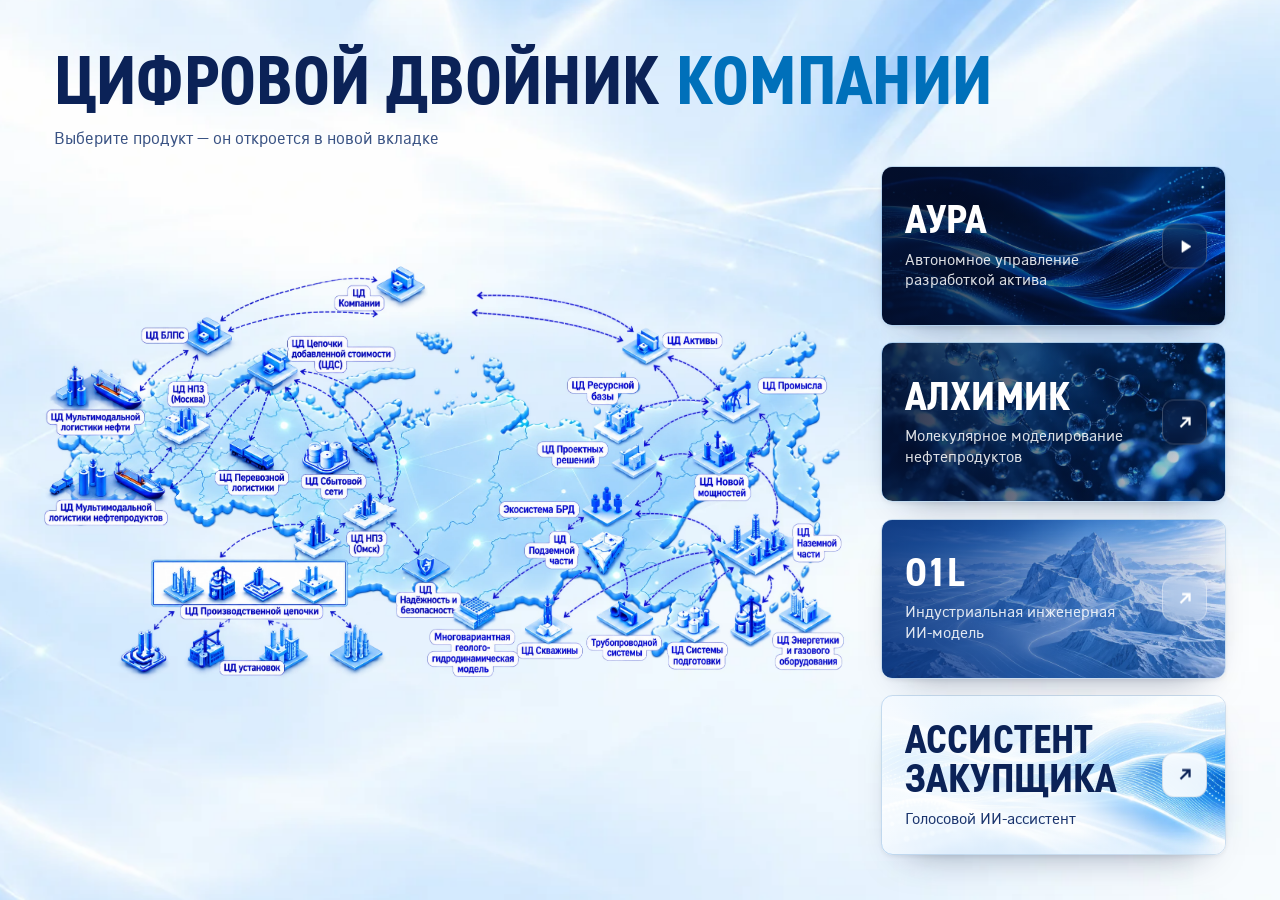
<file: index.html>
<!doctype html>
<html lang="ru">
<head>
<meta charset="utf-8">
<meta name="viewport" content="width=device-width, initial-scale=1">
<title>Цифровой двойник компании</title>
<meta name="description" content="Цифровой двойник компании: АУРА, Алхимик, O1L, Ассистент закупщика.">
<meta name="robots" content="noindex, nofollow">
<meta name="theme-color" content="#EAF3FD">
<link rel="icon" href="favicon.svg" type="image/svg+xml">
<link rel="preload" href="assets/img/bg.2e6c6f4a54.webp" as="image" type="image/webp">
<link rel="preload" href="assets/img/map.3b011f9f1c.webp" as="image" type="image/webp">
<link rel="preload" href="assets/fonts/gpn-dinc-700.e7e1187706.woff2" as="font" type="font/woff2" crossorigin>
<link rel="preload" href="assets/fonts/gpn-din-400.e36e4fe3dd.woff2" as="font" type="font/woff2" crossorigin>
<link rel="stylesheet" href="assets/css/style.25e3bb6688.css">
</head>
<body>
<div class="bg" aria-hidden="true"><img id="bgImg" alt=""></div>

<div class="page">
  <header class="title">
    <h1>Цифровой двойник <span>компании</span></h1>
    <p id="sub">Выберите продукт — он откроется в новой вкладке</p>
  </header>

  <div class="stage" aria-hidden="true">
    <div class="scene" id="scene">
      <img class="map" id="mapImg" alt="">
      <div class="obj obj-left" data-part="left">
        <img class="glow" alt=""><img class="base" alt="">
      </div>
      <div class="obj obj-right" data-part="right">
        <img class="glow" alt=""><img class="base" alt="">
      </div>
    </div>
  </div>

  <main class="list" id="grid"></main>
</div>

<div class="player" id="player" role="dialog" aria-modal="true" aria-label="Видео о продукте" hidden>
  <video id="playerVideo" playsinline preload="auto"></video>
  <div class="player-bar">
    <span class="player-title" id="playerTitle"></span>
    <div class="player-btns">
      <button class="pbtn" type="button" id="playerClose" aria-label="Закрыть видео">
        <svg width="16" height="16" viewBox="0 0 18 18" fill="none" stroke="currentColor" stroke-width="1.8"><path d="M4 4l10 10M14 4L4 14"/></svg><span>Закрыть</span>
      </button>
      <a class="pbtn primary" id="playerSkip" href="#" target="_blank" rel="noopener">
        <span>Пропустить</span><svg width="16" height="16" viewBox="0 0 16 16" fill="none" stroke="currentColor" stroke-width="2"><path d="M3 8h10M9 4l4 4-4 4"/></svg>
      </a>
    </div>
  </div>
  <div class="player-end" id="playerEnd">
    <a class="end-btn" id="playerEndLink" href="#" target="_blank" rel="noopener">
      <span id="playerEndText">Открыть продукт</span><svg width="22" height="22" viewBox="0 0 16 16" fill="none" stroke="currentColor" stroke-width="2"><path d="M3 8h10M9 4l4 4-4 4"/></svg>
    </a>
  </div>
  <div class="player-progress"><i id="playerProgress"></i></div>
</div>

<dialog id="settings">
  <form method="dialog" id="settingsForm">
    <div class="dlg-head"><h3>Ссылки на продукты</h3>
      <button class="x" value="cancel" aria-label="Закрыть"><svg width="18" height="18" viewBox="0 0 18 18" stroke="currentColor" stroke-width="1.5"><path d="M4 4l10 10M14 4L4 14"/></svg></button></div>
    <p class="dlg-sub">Адреса сохраняются в этом браузере. Пустое поле — вместо перехода появится подсказка.</p>
    <div class="dlg-body" id="settingsBody"></div>
    <div class="dlg-foot">
      <button class="btn" type="button" id="resetLinks">Вернуть исходные</button>
      <div style="display:flex;gap:10px"><button class="btn" value="cancel">Отмена</button><button class="btn primary" value="save">Сохранить</button></div>
    </div>
  </form>
</dialog>

<div class="toast" id="toast" role="status" aria-live="polite"></div>
<noscript><p style="position:fixed;left:24px;bottom:24px;color:#0B2257;font:16px Arial">Для работы страницы включите JavaScript.</p></noscript>
<script src="config.js?v=4" defer></script>
<script src="assets/js/app.e467a54e21.js" defer></script>
</body>
</html>
</file>
<file: assets/css/style.25e3bb6688.css>
@font-face{font-family:"GPN DIN";src:url(../fonts/gpn-din-400.e36e4fe3dd.woff2) format("woff2");font-weight:400;font-style:normal;font-display:swap}
@font-face{font-family:"GPN DIN";src:url(../fonts/gpn-din-700.3c2003f41f.woff2) format("woff2");font-weight:700;font-style:normal;font-display:swap}
@font-face{font-family:"GPN DIN Condensed";src:url(../fonts/gpn-dinc-700.e7e1187706.woff2) format("woff2");font-weight:700;font-style:normal;font-display:swap}

:root{
  --navy:#06173F;
  --ink:#0B2257;
  --ink-2:#3A5384;
  --blue:#0070BA;
  --cyan:#2FB4E9;
  --sky:#EAF3FD;
  --warm-1:#FFE29A;
  --warm-2:#FF9A3C;
  --ease:cubic-bezier(.2,.75,.2,1);
  --pad-x:clamp(20px,4.2vw,88px);
  --cond:"GPN DIN Condensed","Arial Narrow",Arial,sans-serif;
  --din:"GPN DIN",Arial,sans-serif;
  --col:clamp(320px,27vw,520px);
}
*{box-sizing:border-box}
html,body{margin:0;height:100%}
body{background:var(--sky);color:var(--ink);font:400 16px/1.4 var(--din);-webkit-font-smoothing:antialiased;overflow:hidden}
a{color:inherit;text-decoration:none}
button{font:inherit;color:inherit;background:none;border:0;padding:0;cursor:pointer}
:focus-visible{outline:2px solid var(--blue);outline-offset:4px}

/* ---------- фон ---------- */
.bg{position:fixed;inset:0;z-index:0;overflow:hidden;background:var(--sky)}
.bg img{position:absolute;inset:-2%;width:104%;height:104%;object-fit:cover;object-position:50% 50%;
  transform:scale(1.03) translate3d(var(--px,0px),var(--py,0px),0);animation:drift 40s ease-in-out infinite alternate;opacity:0;transition:opacity 1.4s ease}
.ready .bg img{opacity:1}
@keyframes drift{from{scale:1}to{scale:1.05}}

/* ---------- раскладка ---------- */
.page{position:relative;z-index:1;height:100vh;height:100dvh;width:100%;max-width:2600px;margin:0 auto;
  display:grid;grid-template-columns:minmax(0,1fr) var(--col);grid-template-rows:auto minmax(0,1fr);
  column-gap:clamp(24px,3vw,64px);row-gap:clamp(8px,1.6vh,24px);
  padding:clamp(24px,5.5vh,72px) var(--pad-x) clamp(24px,5vh,64px)}

.title{grid-column:1/-1;opacity:0;transform:translateY(14px);transition:opacity 1s var(--ease) .15s,transform 1s var(--ease) .15s}
.ready .title{opacity:1;transform:none}
h1{margin:0;font:700 clamp(40px,min(8.4vh,5.4vw),104px)/.95 var(--cond);text-transform:uppercase;letter-spacing:.005em;color:var(--ink)}
h1 span{color:var(--blue)}
.title p{margin:clamp(8px,1.4vh,16px) 0 0;font-size:clamp(15px,1.9vh,21px);color:var(--ink-2)}

/* ---------- сцена: карта + объекты ---------- */
.stage{position:relative;min-height:0;min-width:0;container-type:size;display:flex;align-items:center;justify-content:center}
/* сцена всегда 16:10 и вписывается в доступное место */
.scene{position:relative;width:min(100cqw,160cqh);aspect-ratio:16/10;
  opacity:0;transform:scale(.985);transition:opacity 1.2s var(--ease) .3s,transform 1.4s var(--ease) .3s}
.ready .scene{opacity:1;transform:none}
.scene img{position:absolute;display:block;user-select:none;-webkit-user-drag:none;pointer-events:none}
.map{left:0;top:13%;width:100%;height:auto}

.obj{position:absolute;transition:opacity .6s var(--ease)}
.obj img{position:absolute;inset:0;width:100%;height:100%}
.obj-left{--w:1101;--h:1085;left:-1.5%;top:0;width:53.5%;aspect-ratio:1101/1085}
.obj-right{--w:1137;--h:1054;left:47%;top:5%;width:53.5%;aspect-ratio:1137/1054}

/* тёплое свечение по контуру объектов: заранее подготовленный слой под объектами */
.obj .glow{inset:auto;left:calc(-40/var(--w)*100%);top:calc(-40/var(--h)*100%);width:calc((var(--w) + 80)/var(--w)*100%);height:calc((var(--h) + 80)/var(--h)*100%);opacity:0;transform:scale(1.002);transition:opacity .55s var(--ease)}
.obj.lit .glow{opacity:1;animation:pulse 2.6s ease-in-out .55s infinite alternate}
@keyframes pulse{from{opacity:1}to{opacity:.72}}
/* вторая часть чуть уходит на второй план, чтобы акцент был заметнее */
.scene.has-lit .obj:not(.lit){opacity:.6}
.map{transition:opacity .6s var(--ease)}

/* ---------- карточки продуктов ---------- */
.list{grid-column:2;grid-row:2;display:flex;flex-direction:column;justify-content:center;gap:clamp(10px,1.8vh,22px);min-height:0}
.card{position:relative;isolation:isolate;display:flex;flex-direction:column;justify-content:center;flex:0 1 auto;
  height:clamp(110px,19vh,270px);overflow:hidden;border-radius:clamp(10px,.9vw,16px);
  padding:clamp(14px,2.2vh,28px) clamp(18px,1.8vw,32px);padding-right:clamp(64px,5vw,90px);
  border:1px solid rgba(0,92,170,.18);
  box-shadow:0 18px 40px -26px rgba(6,23,63,.55),0 2px 6px -2px rgba(6,23,63,.12);
  opacity:0;transform:translateX(24px);
  transition:opacity .9s var(--ease),transform .9s var(--ease),box-shadow .45s var(--ease),border-color .45s;
  transition-delay:calc(.35s + var(--i)*90ms),calc(.35s + var(--i)*90ms),0s,0s}
.ready .card{opacity:1;transform:none}
.card .pic{position:absolute;inset:0;z-index:-2;width:100%;height:100%;object-fit:cover;transition:transform 1.2s var(--ease)}
.card:before{content:"";position:absolute;inset:0;z-index:-1}
.card.dark:before{background:linear-gradient(90deg,rgba(3,14,44,.86),rgba(3,14,44,.45) 60%,rgba(3,14,44,.1))}
.card.tint:before{background:linear-gradient(90deg,rgba(18,58,128,.84),rgba(40,90,170,.42) 60%,rgba(60,110,190,.12))}
.card.light:before{background:linear-gradient(90deg,rgba(255,255,255,.9),rgba(255,255,255,.55) 60%,rgba(255,255,255,0))}
.card:hover,.card:focus-visible{transform:translateX(-6px);border-color:rgba(0,112,186,.55);
  box-shadow:0 26px 50px -24px rgba(6,23,63,.7),0 0 0 1px rgba(47,180,233,.35);transition-delay:0s}
.card[data-hl]:hover,.card[data-hl]:focus-visible{border-color:rgba(255,170,80,.9);
  box-shadow:0 26px 50px -24px rgba(6,23,63,.7),0 0 26px -4px rgba(255,170,70,.75)}
.card:hover .pic,.card:focus-visible .pic{transform:scale(1.06)}
.card h3{margin:0;font:700 clamp(28px,4.6vh,54px)/.95 var(--cond);text-transform:uppercase;letter-spacing:.005em}
.card p{margin:clamp(6px,1vh,12px) 0 0;font-size:clamp(13px,1.75vh,18px);line-height:1.3;max-width:32ch}
.card.dark,.card.tint{color:#fff}
.card.dark p,.card.tint p{color:rgba(255,255,255,.86)}
.card.light{color:var(--ink)}
.card.light p{color:#1B356E}
.go{position:absolute;top:50%;right:clamp(14px,1.4vw,26px);translate:0 -50%;display:grid;place-items:center;
  width:clamp(36px,5vh,52px);height:clamp(36px,5vh,52px);border-radius:12px;
  background:rgba(8,22,58,.55);-webkit-backdrop-filter:blur(8px);backdrop-filter:blur(8px);border:1px solid rgba(255,255,255,.2);color:#fff;
  transition:background .35s,transform .35s var(--ease)}
.card.tint .go{background:rgba(255,255,255,.22);border-color:rgba(255,255,255,.35)}
.card.light .go{background:rgba(255,255,255,.9);border-color:rgba(11,34,87,.12);color:var(--ink)}
.go svg{width:42%;height:auto}
.card:hover .go{transform:translateX(3px)}
.card .badge{display:inline-flex;align-items:center;gap:6px;margin-top:clamp(6px,1vh,10px);font-size:12.5px;letter-spacing:.04em;text-transform:uppercase;color:rgba(255,255,255,.8)}
.card .badge svg{width:12px;height:12px}

/* ---------- видео ---------- */
.player{position:fixed;inset:0;z-index:90;background:#020814;display:flex;align-items:center;justify-content:center;
  opacity:0;transition:opacity .45s var(--ease)}
.player.show{opacity:1}
.player[hidden]{display:none}
.player video{width:100%;height:100%;object-fit:contain;background:#020814}
.player-bar{position:absolute;left:0;right:0;top:0;display:flex;justify-content:space-between;align-items:center;gap:16px;
  padding:clamp(14px,2.4vh,28px) clamp(16px,2.4vw,40px);
  background:linear-gradient(180deg,rgba(2,8,20,.7),rgba(2,8,20,0));color:#fff;transition:opacity .4s}
.player.idle .player-bar{opacity:0}
.player.idle{cursor:none}
.player-title{font:700 clamp(22px,3vh,32px)/1 var(--cond);text-transform:uppercase;letter-spacing:.02em}
.player-btns{display:flex;gap:10px}
.pbtn{display:inline-flex;align-items:center;gap:8px;height:42px;padding:0 16px;border-radius:10px;
  font:700 15px/1 var(--cond);text-transform:uppercase;letter-spacing:.05em;color:#fff;
  background:rgba(255,255,255,.12);border:1px solid rgba(255,255,255,.25);-webkit-backdrop-filter:blur(8px);backdrop-filter:blur(8px);transition:background .25s}
.pbtn:hover{background:rgba(255,255,255,.22)}
.pbtn.primary{background:var(--blue);border-color:var(--blue)}
.pbtn.primary:hover{background:#0A82D4}
.player-bar{z-index:2}
.player-end{position:absolute;inset:0;z-index:1;display:none;place-items:center;background:rgba(2,8,20,.55);-webkit-backdrop-filter:blur(6px);backdrop-filter:blur(6px)}
.player.ended .player-end{display:grid}
.end-btn{display:inline-flex;align-items:center;gap:14px;padding:22px 34px;border-radius:14px;background:var(--blue);color:#fff;
  font:700 clamp(22px,3.2vh,34px)/1 var(--cond);text-transform:uppercase;letter-spacing:.04em;
  box-shadow:0 20px 60px -20px rgba(0,112,186,.9);transition:background .25s,transform .25s var(--ease)}
.end-btn:hover{background:#0A82D4;transform:translateY(-2px)}
.player-progress{position:absolute;left:0;right:0;bottom:0;height:4px;background:rgba(255,255,255,.12)}
.player-progress i{display:block;height:100%;width:0;background:linear-gradient(90deg,var(--cyan),var(--blue))}

/* ---------- адаптив ---------- */
@media (max-width:1100px),(max-height:560px){
  body{overflow:auto}
  .page{height:auto;min-height:100dvh;grid-template-columns:1fr;grid-template-rows:auto auto auto}
  .stage{height:min(62vw,560px)}
  .list{grid-column:1;grid-row:3;display:grid;grid-template-columns:repeat(2,minmax(0,1fr))}
  .card{height:170px}
}
@media (max-width:620px){
  .list{grid-template-columns:1fr}
  .card{height:140px}
  h1{font-size:9.6vw}
  .pbtn span{display:none}
}

/* ---------- служебное ---------- */
.toast{position:fixed;left:50%;bottom:28px;transform:translate(-50%,16px);opacity:0;background:rgba(6,23,63,.94);border:1px solid rgba(140,200,255,.35);
  border-radius:12px;color:#fff;font-size:14px;padding:12px 18px;max-width:min(560px,calc(100vw - 32px));transition:.3s var(--ease);pointer-events:none;z-index:120}
.toast.show{opacity:1;transform:translate(-50%,0)}
dialog{border:0;padding:0;border-radius:18px;width:min(720px,calc(100vw - 32px));max-height:calc(100vh - 48px);background:#fff;color:#333;box-shadow:0 30px 80px -20px rgba(0,10,40,.6)}
dialog::backdrop{background:rgba(4,16,48,.55);-webkit-backdrop-filter:blur(4px);backdrop-filter:blur(4px)}
.dlg-head{display:flex;justify-content:space-between;align-items:center;padding:24px 28px 4px}
.dlg-head h3{margin:0;font:700 28px/1 var(--cond);text-transform:uppercase;color:var(--ink)}
.dlg-sub{padding:0 28px 12px;margin:6px 0 0;font-size:14px;color:#555}
.dlg-body{padding:0 28px;overflow:auto;max-height:calc(100vh - 250px)}
.field{display:grid;gap:6px;padding:14px 0;border-top:1px solid #E3E8EE}
.field label{display:flex;justify-content:space-between;gap:12px;font-size:14px;color:var(--ink)}
.field label small{color:#888;font-size:12.5px;text-align:right}
.field input{height:40px;border:1px solid #D5DDE6;border-radius:10px;padding:0 12px;font:inherit;font-size:14px;width:100%}
.field input:focus{outline:2px solid var(--cyan);outline-offset:-1px}
.check{display:flex;align-items:center;gap:10px;font-size:14px;padding:14px 0;border-top:1px solid #E3E8EE}
.check input{width:18px;height:18px;accent-color:#0070BA}
.dlg-foot{display:flex;justify-content:space-between;gap:10px;padding:16px 28px 24px;border-top:1px solid #E3E8EE}
.btn{height:40px;padding:0 18px;border:1px solid #D5DDE6;border-radius:10px;font:700 15px/1 var(--cond);text-transform:uppercase;letter-spacing:.05em;background:#fff;color:#0070BA}
.btn.primary{background:#0070BA;border-color:#0070BA;color:#fff}
.x{width:36px;height:36px;display:grid;place-items:center;color:#555}

@media (prefers-reduced-motion:reduce){
  *{animation:none!important;transition:none!important}
  .bg img,.card,.title,.scene{opacity:1!important;transform:none!important}
}
</file>
